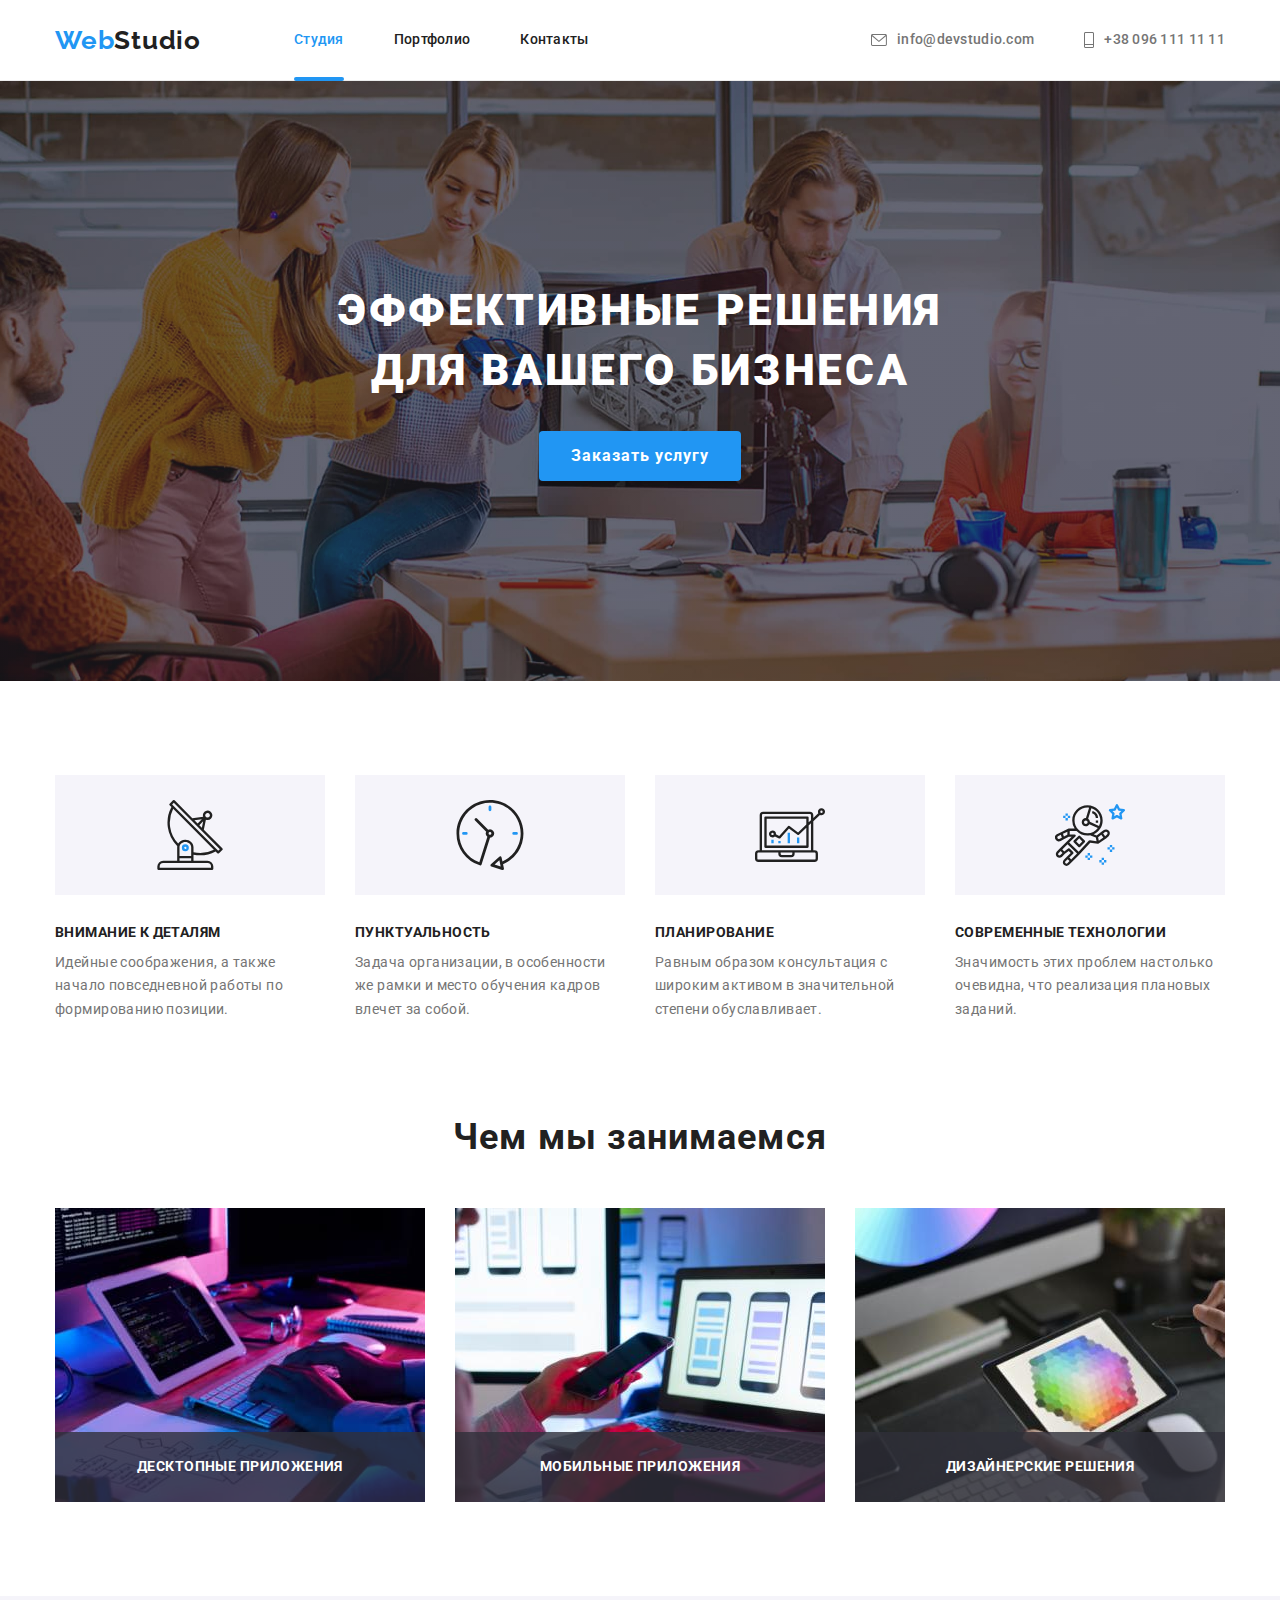
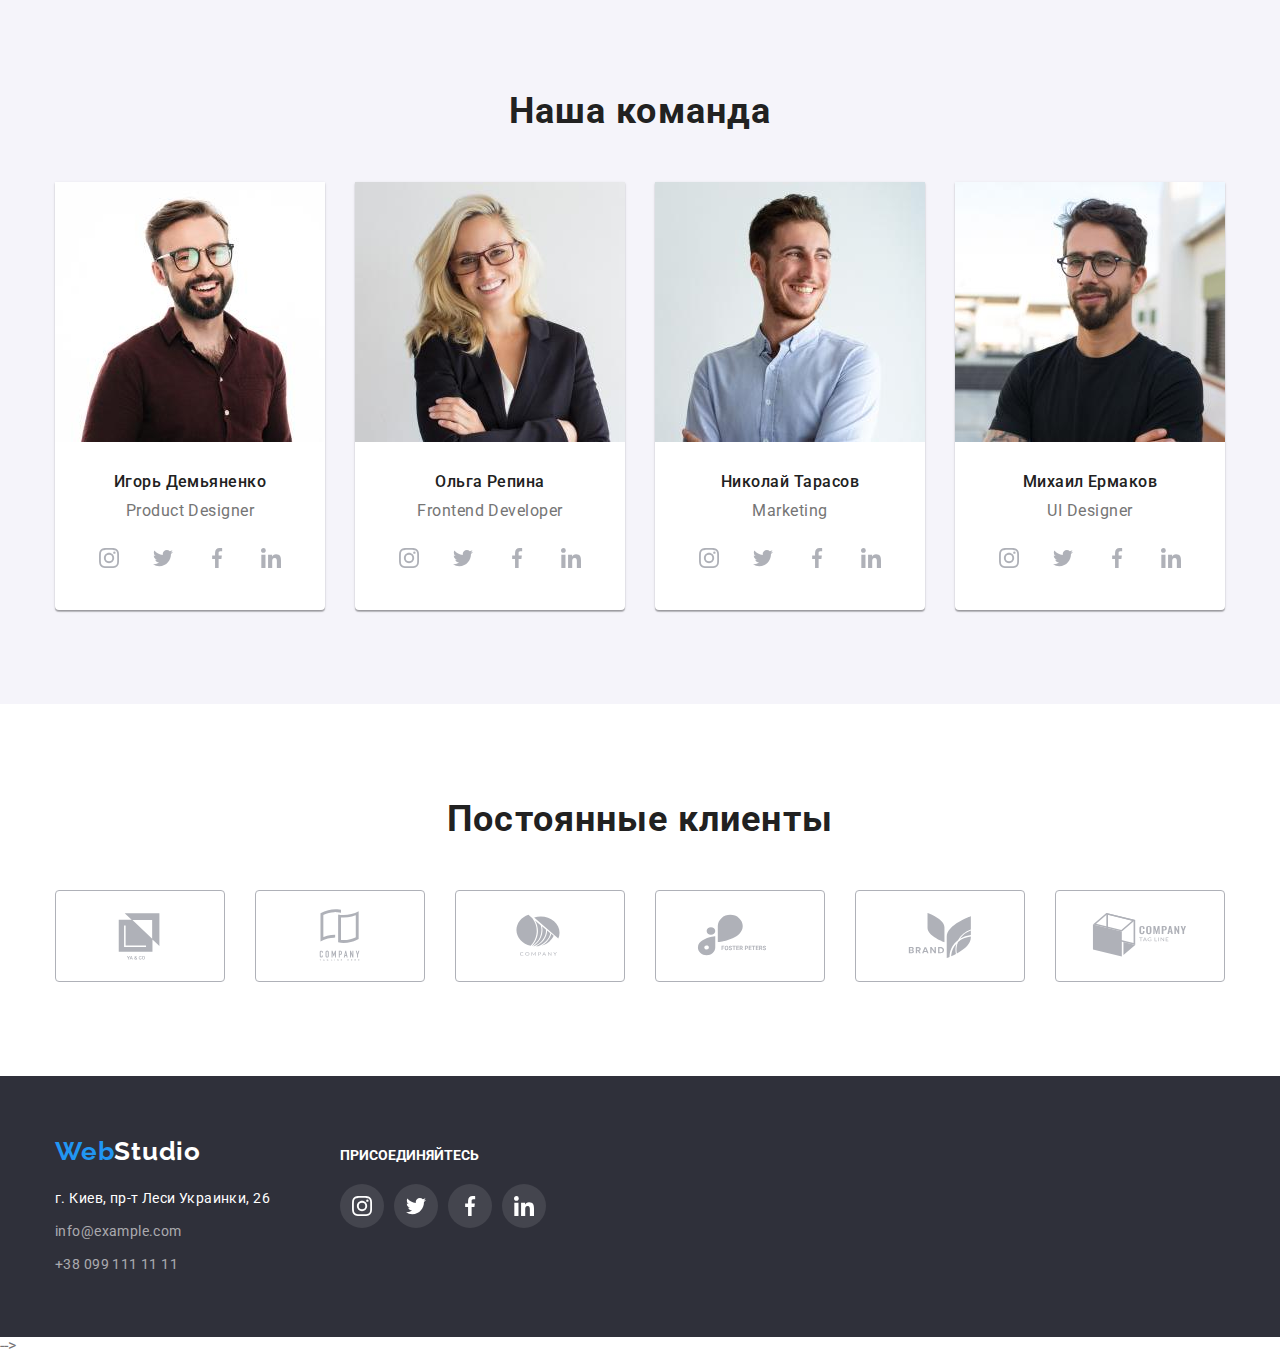
<file: index.html>
<!DOCTYPE html>
<html lang="ru">
<head>
    <meta charset="UTF-8">
    <meta http-equiv="X-UA-Compatible" content="IE=edge">
    <meta name="viewport" content="width=device-width, initial-scale=1.0">
    <title>WebStudio</title>
    <link rel="preconnect" href="https://fonts.googleapis.com">
    <link rel="preconnect" href="https://fonts.gstatic.com" crossorigin>
    <link href="https://fonts.googleapis.com/css2?family=Raleway:wght@700&family=Roboto:wght@400;500;700;900&display=swap"
        rel="stylesheet">
    <link rel="stylesheet" href="https://cdnjs.cloudflare.com/ajax/libs/modern-normalize/1.1.0/modern-normalize.min.css">
    <link rel="stylesheet" href="./css/style.css">
</head>
<body>
<header class="header">
    <div class="container main-nav">
        <nav class="header-navigation">
            <a class="header-logo link" href="index.html">Web<span class="header-logo-two">Studio</a>
                <ul class="list nav-list">
                    <li class="nav-item">
                        <a class="link nav-link current" href="index.html">Студия</a>
                    </li>
                    <li class="nav-item">
                        <a class="link nav-link" href="portfolio.html">Портфолио</a>
                    </li>
                    <li class="nav-item">
                        <a class="link nav-link" href="">Контакты</a>
                    </li>
                </ul>
        </nav>
        <ul class="list contacts-list">
            <li class="contacts-item">
                <a class="link contacts-link" href="mailto:info@devstudio.com">
                    <svg class="contacts-icon-mail">
                        <use href="./images/icons.svg#icon-contacts-mail"></use>
                    </svg>info@devstudio.com</a></li>
            <li class="contacts-item">
                <a class="link contacts-link" href="tel:+380961111111">
                    <svg class="contacts-icon-tel">
                        <use href="./images/icons.svg#icon-contacts-tel"></use>
                    </svg>+38 096 111 11 11</a></li>
        </ul>
    </div>
</header>

<main>
<section class="hero hero-background">
    <div class="container">
        <h1 class="hero-title">Эффективные решения для вашего бизнеса</h1>
        <button class="hero-btn" type="button" data-modal-open>Заказать услугу</button>
    </div>
</section>
<section class="section advantage-section">
    <div class="container">
   
        <ul class="list advantage-list">
            <li class="advantage-item">
                <div class="advantage-item-icon">
                    <svg class="advantage-icon">
                        <use href="./images/icons.svg#icon-advantage-img1"></use>
                    </svg>
                </div>
                <h3 class="advantage-title">Внимание к деталям</h3>
                <p class="advantage-text">Идейные соображения, а также начало повседневной работы по формированию позиции.</p>
            </li>
            <li class="advantage-item">
                <div class="advantage-item-icon">
                    <svg class="advantage-icon">
                        <use href="./images/icons.svg#icon-advantage-img2"></use>
                    </svg>
                </div>
                <h3 class="advantage-title">Пунктуальность</h3>
                <p class="advantage-text">Задача организации, в особенности же рамки и место обучения кадров влечет за собой.</p>
            </li>
            <li class="advantage-item">
                <div class="advantage-item-icon">
                    <svg class="advantage-icon">
                        <use href="./images/icons.svg#icon-advantage-img3"></use>
                    </svg>
                </div>
                <h3 class="advantage-title">Планирование</h3>
                <p class="advantage-text">Равным образом консультация с широким активом в значительной степени обуславливает.</p>
            </li>
            <li class="advantage-item">
                <div class="advantage-item-icon">
                    <svg class="advantage-icon">
                        <use href="./images/icons.svg#icon-advantage-img4"></use>
                    </svg>
                </div>
                <h3 class="advantage-title">Современные технологии</h3>
                <p class="advantage-text">Значимость этих проблем настолько очевидна, что реализация плановых заданий.</p>
            </li>
        </ul>
    </div>
</section>
<section class="section">
    <div class="container">
        <h2 class="section-title">Чем мы занимаемся</h2>
        <ul class="list doing-list">
            <li class="doing-item">
                <img class="doing-img" src="./images/what-are-we-doing-img1.jpg" alt="Разработка для десктопных устройств" width="370" height="294">
                <div class="doing-description">
                    <p class="doing-description-text">Десктопные приложения</p>
                </div>
            </li>
            <li class="doing-item">
                <img class="doing-img" src="./images/what-are-we-doing-img2.jpg" alt="Разработка для мобильных устройств" width="370" height="294">
                <div class="doing-description">
                    <p class="doing-description-text">Мобильные приложения</p>
                </div>
            </li>
            <li class="doing-item">
                <img class="doing-img" src="./images/what-are-we-doing-img3.jpg" alt="Разработка для лептопных устройств" width="370" height="294">
                <div class="doing-description">
                    <p class="doing-description-text">Дизайнерские решения</p>
                </div>
            </li>
        </ul>
    </div>
</section>
<section class="section team">
    <div class="container">
        <h2 class="section-title">Наша команда</h2>
        <ul class="list team-list">
            <li class="team-item">
                <img class="team-img" src="./images/our-team-img1.jpg" alt="Фото Игорь Демьяненко" width="270" height="260">
                <div class="team-title-text">
                    <h3 class="team-title">Игорь Демьяненко</h3>
                    <p class="team-text" lang="en">Product Designer</p>
                    <ul class="team-list-social">
                        <li class="team-item-social">
                            <a href="" class="team-link-social">
                                <svg class="team-social-logo">
                                    <use href="./images/icons.svg#icon-social-instagram"></use>
                                </svg>
                            </a>
                        </li>
                        <li class="team-item-social">
                            <a href="" class="team-link-social">
                                <svg class="team-social-logo">
                                    <use href="./images/icons.svg#icon-social-twitter"></use>
                                </svg>
                            </a>
                        </li>
                        <li class="team-item-social">
                            <a href="" class="team-link-social">
                                <svg class="team-social-logo">
                                    <use href="./images/icons.svg#icon-social-facebook"></use>
                                </svg>
                            </a>
                        </li>
                        <li class="team-item-social">
                            <a href="" class="team-link-social">
                                <svg class="team-social-logo">
                                    <use href="./images/icons.svg#icon-social-linkedin"></use>
                                </svg>
                            </a>
                        </li>
                    </ul>
                </div>
            </li>
            <li class="team-item">
                <img class="team-img" src="./images/our-team-img2.jpg" alt="Фото Ольга Репина" width="270" height="260">
                <div class="team-title-text">
                    <h3 class="team-title">Ольга Репина</h3>
                    <p class="team-text" lang="en">Frontend Developer</p>
                    <ul class="team-list-social">
                        <li class="team-item-social">
                            <a href="" class="team-link-social">
                                <svg class="team-social-logo">
                                    <use href="./images/icons.svg#icon-social-instagram"></use>
                                </svg>
                            </a>
                        </li>
                        <li class="team-item-social">
                            <a href="" class="team-link-social">
                                <svg class="team-social-logo">
                                    <use href="./images/icons.svg#icon-social-twitter"></use>
                                </svg>
                            </a>
                        </li>
                        <li class="team-item-social">
                            <a href="" class="team-link-social">
                                <svg class="team-social-logo">
                                    <use href="./images/icons.svg#icon-social-facebook"></use>
                                </svg>
                            </a>
                        </li>
                        <li class="team-item-social">
                            <a href="" class="team-link-social">
                                <svg class="team-social-logo">
                                    <use href="./images/icons.svg#icon-social-linkedin"></use>
                                </svg>
                            </a>
                        </li>
                    </ul>
                </div>
            </li>
            <li class="team-item">
                <img class="team-img" src="./images/our-team-img3.jpg" alt="Фото Николай Тарасов" width="270" height="260">
                <div class="team-title-text">
                    <h3 class="team-title">Николай Тарасов</h3>
                    <p class="team-text" lang="en">Marketing</p>
                    <ul class="team-list-social">
                        <li class="team-item-social">
                            <a href="" class="team-link-social">
                                <svg class="team-social-logo">
                                    <use href="./images/icons.svg#icon-social-instagram"></use>
                                </svg>
                            </a>
                        </li>
                        <li class="team-item-social">
                            <a href="" class="team-link-social">
                                <svg class="team-social-logo">
                                    <use href="./images/icons.svg#icon-social-twitter"></use>
                                </svg>
                            </a>
                        </li>
                        <li class="team-item-social">
                            <a href="" class="team-link-social">
                                <svg class="team-social-logo">
                                    <use href="./images/icons.svg#icon-social-facebook"></use>
                                </svg>
                            </a>
                        </li>
                        <li class="team-item-social">
                            <a href="" class="team-link-social">
                                <svg class="team-social-logo">
                                    <use href="./images/icons.svg#icon-social-linkedin"></use>
                                </svg>
                            </a>
                        </li>
                    </ul>
                </div>
            </li>
            <li class="team-item">
                <img class="team-img" src="./images/our-team-img4.jpg" alt="Фото Михаил Ермаков" width="270" height="260">
                <div class="team-title-text">
                    <h3 class="team-title">Михаил Ермаков</h3>
                    <p class="team-text" lang="en">UI Designer</p>
                    <ul class="team-list-social">
                        <li class="team-item-social">
                            <a href="" class="team-link-social">
                                <svg class="team-social-logo">
                                    <use href="./images/icons.svg#icon-social-instagram"></use>
                                </svg>
                            </a>
                        </li>
                        <li class="team-item-social">
                            <a href="" class="team-link-social">
                                <svg class="team-social-logo">
                                    <use href="./images/icons.svg#icon-social-twitter"></use>
                                </svg>
                            </a>
                        </li>
                        <li class="team-item-social">
                            <a href="" class="team-link-social">
                                <svg class="team-social-logo">
                                    <use href="./images/icons.svg#icon-social-facebook"></use>
                                </svg>
                            </a>
                        </li>
                        <li class="team-item-social">
                            <a href="" class="team-link-social">
                                <svg class="team-social-logo">
                                    <use href="./images/icons.svg#icon-social-linkedin"></use>
                                </svg>
                            </a>
                        </li>
                    </ul>
                </div>
            </li>
        </ul>
    </div>
</section>
<section class="section clients">
    <div class="container">
        <h2 class="section-title">Постоянные клиенты</h2>
        <ul class="clients-list">
            <li class="clients-item">
                <a href="" class="clients-link">
                    <svg class="clients-logo">
                        <use href="./images/icons.svg#icon-clients-logo1"></use>
                    </svg>
                </a>
            </li>
            <li class="clients-item">
                <a href="" class="clients-link">
                    <svg class="clients-logo">
                        <use href="./images/icons.svg#icon-clients-logo2"></use>
                    </svg>
                </a>
            </li>
            <li class="clients-item">
                <a href="" class="clients-link">
                    <svg class="clients-logo">
                        <use href="./images/icons.svg#icon-clients-logo3"></use>
                    </svg>
                </a>
            </li>
            <li class="clients-item">
                <a href="" class="clients-link">
                    <svg class="clients-logo">
                        <use href="./images/icons.svg#icon-clients-logo4"></use>
                    </svg>
                </a>
            </li>
            <li class="clients-item">
                <a href="" class="clients-link">
                    <svg class="clients-logo">
                        <use href="./images/icons.svg#icon-clients-logo5"></use>
                    </svg>
                </a>
            </li>
            <li class="clients-item">
                <a href="" class="clients-link">
                    <svg class="clients-logo">
                        <use href="./images/icons.svg#icon-clients-logo6"></use>
                    </svg>
                </a>
            </li>
        </ul>
    </div>
</section>
</main>
<footer class="footer">
    <div class="container logo-address-social">
        <div>
            <a class="link footer-logo" href="index.html">Web<span class="footer-logo-two">Studio</span></a>
            <address class="address">
                <ul class="list footer-list">
                    <li class="footer-item">
                        <a class="link footer-link footer-address" href="https://goo.gl/maps/5prfQH1JwphvAtdC9">г. Киев,
                            пр-т Леси Украинки, 26</a>
                    </li>
                    <li class="footer-item">
                        <a class="link footer-link" href="mailto:info@example.com">info@example.com</a>
                    </li>
                    <li class="footer-item">
                        <a class="link footer-link" href="tel:+380991111111">+38 099 111 11 11</a>
                    </li>
                </ul>
            </address>
        </div>
        <div class="footer-social">
            <h2 class="footer-social-title">присоединяйтесь</h2>
            <ul class="footer-social-list">
                <li class="footer-social-item">
                    <a href="" class="footer-social-link">
                        <svg class="footer-social-logo">
                            <use href="./images/icons.svg#icon-social-instagram"></use>
                        </svg>
                    </a>
                </li>
                <li class="footer-social-item">
                    <a href="" class="footer-social-link">
                        <svg class="footer-social-logo">
                            <use href="./images/icons.svg#icon-social-twitter"></use>
                        </svg>
                    </a>
                </li>
                <li class="footer-social-item">
                    <a href="" class="footer-social-link">
                        <svg class="footer-social-logo">
                            <use href="./images/icons.svg#icon-social-facebook"></use>
                        </svg>
                    </a>
                </li>
                <li class="footer-social-item">
                    <a href="" class="footer-social-link">
                        <svg class="footer-social-logo">
                            <use href="./images/icons.svg#icon-social-linkedin"></use>
                        </svg>
                    </a>
                </li>
            </ul>
        </div>
    </div>
</footer>
 <div class="backdrop is-hidden" data-modal>
    <div class="modal">
        <button type="button" class="modal-button-close" data-modal-close>
            <svg width="18" height="18">
                <use href="./images/icons.svg#icon-modal-close"></use>
            </svg>
        </button>
    </div>
</div>-->

<script src="./js/modal.js"></script>
</body>
</html>
</file>
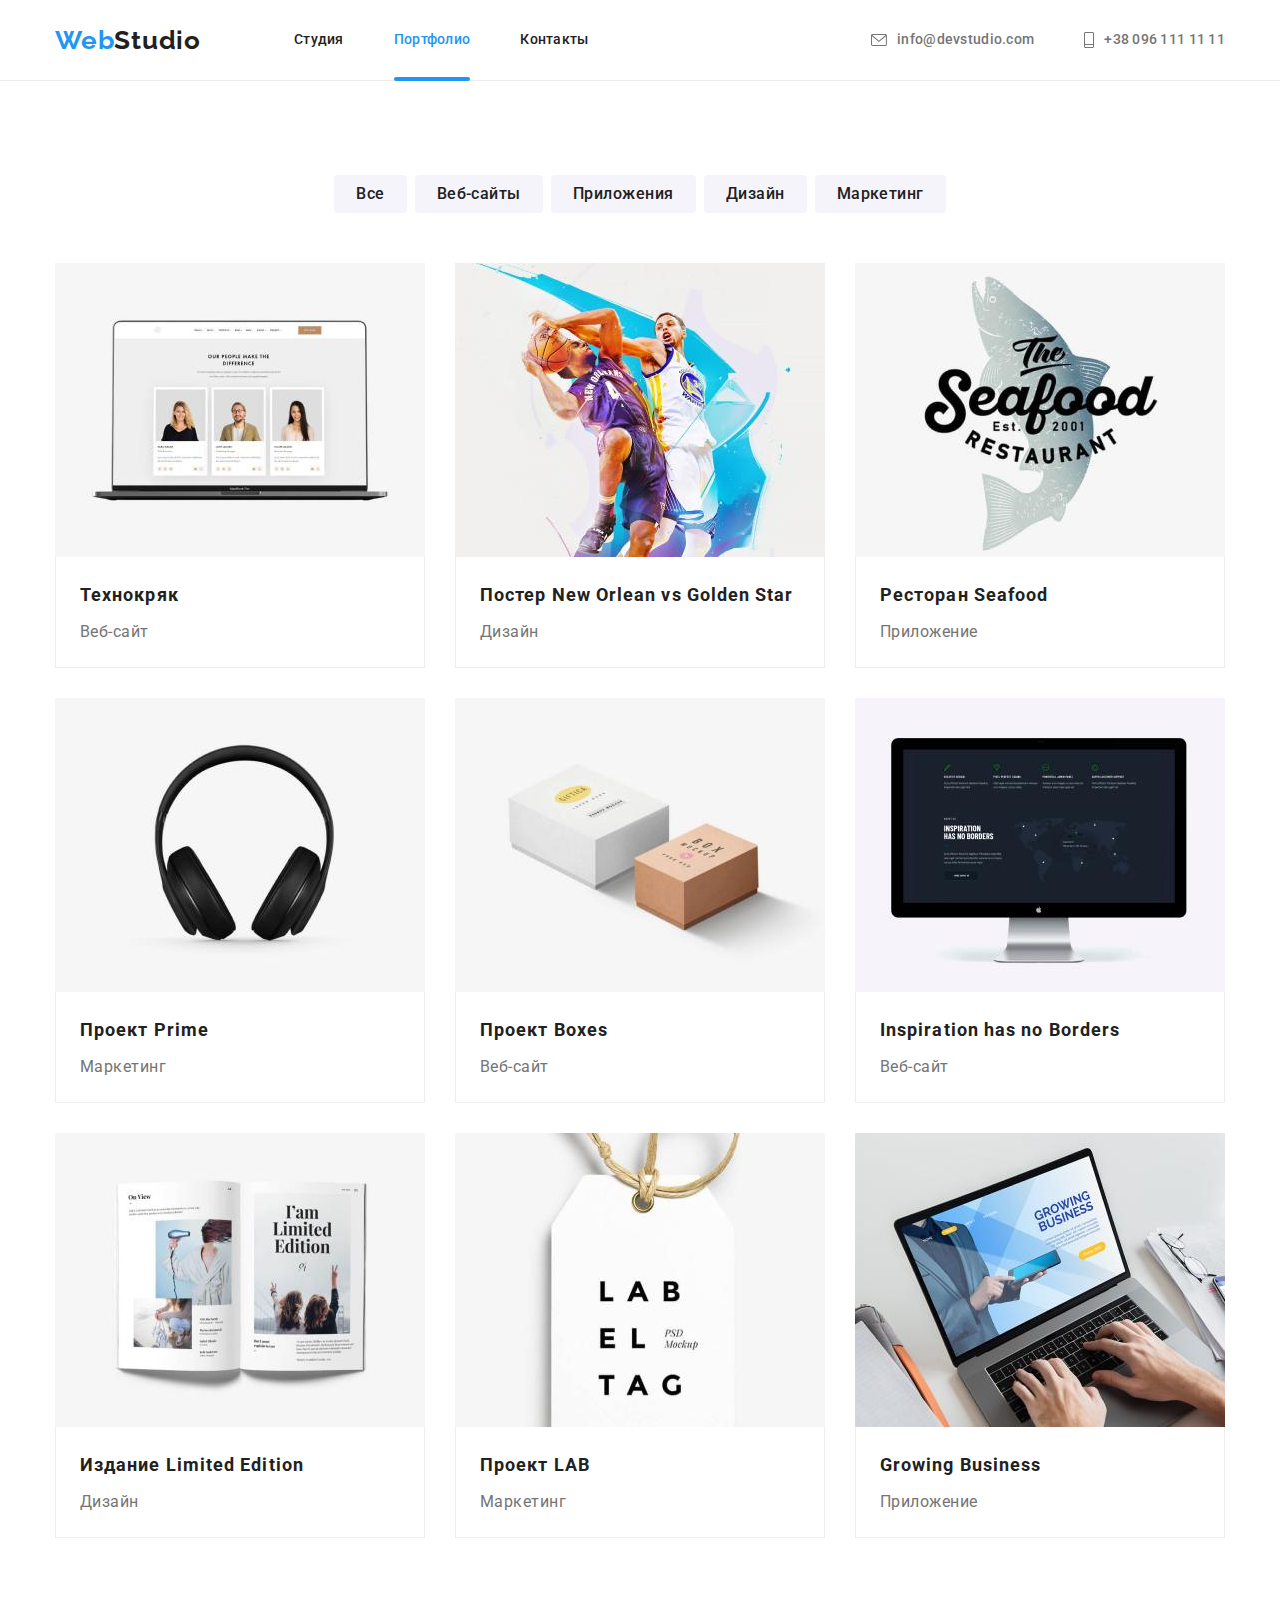
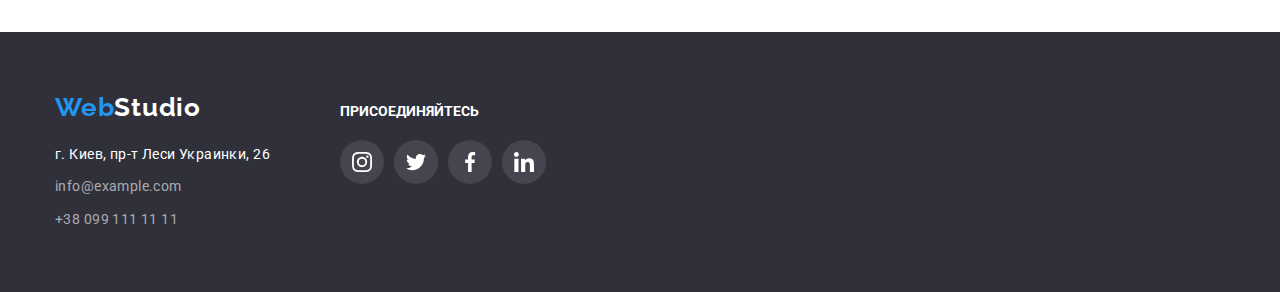
<file: portfolio.html>
<!DOCTYPE html>
<html lang="en">
<head>
    <meta charset="UTF-8">
    <meta http-equiv="X-UA-Compatible" content="IE=edge">
    <meta name="viewport" content="width=device-width, initial-scale=1.0">
    <title>Portfolio</title>
    <link rel="preconnect" href="https://fonts.googleapis.com">
    <link rel="preconnect" href="https://fonts.gstatic.com" crossorigin>
    <link href="https://fonts.googleapis.com/css2?family=Raleway:wght@700&family=Roboto:wght@400;500;700;900&display=swap"
        rel="stylesheet">
    <link rel="stylesheet" href="https://cdnjs.cloudflare.com/ajax/libs/modern-normalize/1.1.0/modern-normalize.min.css">
    <link rel="stylesheet" href="./css/style.css">
</head>
<body>
<header class="header">
    <div class="container main-nav">
        <nav class="header-navigation">
            <a class="header-logo link" href="index.html">Web<span class="header-logo-two">Studio</a>
            <ul class="list nav-list">
                <li class="nav-item"><a class="link nav-link" href="index.html">Студия</a></li>
                <li class="nav-item"><a class="link nav-link current" href="portfolio.html">Портфолио</a></li>
                <li class="nav-item"><a class="link nav-link" href="">Контакты</a></li>
            </ul>
        </nav>
        <ul class="list contacts-list">
            <li class="contacts-item">
                <a class="link contacts-link" href="mailto:info@devstudio.com"><svg class="contacts-icon-mail">
                        <use href="./images/icons.svg#icon-contacts-mail"></use>
                    </svg>info@devstudio.com</a>
            </li>
            <li class="contacts-item">
                <a class="link contacts-link" href="tel:+380961111111"><svg class="contacts-icon-tel">
                        <use href="./images/icons.svg#icon-contacts-tel"></use>
                    </svg>+38 096 111 11 11</a>
            </li>
        </ul>
    </div>
</header>
<main>
<section class="section">
    <div class="container">
    <ul class="portfolio-nav list">
        <li class="portfolio-item">
            <button class="portfolio-btn" type="button">Все</button>
        </li>
        <li class="portfolio-item">
            <button class="portfolio-btn" type="button">Веб-сайты</button>
        </li>
        <li class="portfolio-item">
            <button class="portfolio-btn" type="button">Приложения</button>
        </li>
        <li class="portfolio-item">
            <button class="portfolio-btn" type="button">Дизайн</button>
        </li>
        <li class="portfolio-item">
            <button class="portfolio-btn" type="button">Маркетинг</button>
        </li>
    </ul>
    <ul class="portfolio-list list">
        <li class="portfolio-list-item">
            <a class="portfolio-link" href="">
                <div class="portfolio-img-description">
                    <img class="portfolio-img" src="./images/portfolio/portfolio-img1.jpg" alt="Веб-сайт Технокряк" width="370" height="294">
                    <p class="portfolio-description">Технокряк это современная площадка распространения коронавируса. Компании используют эту платформу для цифрового
                    шпионажа и атак на защищённые сервера конкурентов.</p>
                </div>
                <div class="portfolio-title-item">
                    <h2 class="portfolio-title">Технокряк</h2>
                    <p class="portfolio-text">Веб-сайт</p>
                </div>
            </a>
        </li>
        <li class="portfolio-list-item">
            <a class="portfolio-link" href="">
                <div class="portfolio-img-description">
                    <img class="portfolio-img" src="./images/portfolio/portfolio-img2.jpg" alt="Дизайн Постер New Orlean vs Golden Star" width="370" height="294">
                    <p class="portfolio-description">Постер New Orlean vs Golden Star</p>
                </div>
                <div class="portfolio-title-item">
                    <h2 class="portfolio-title">Постер New Orlean vs Golden Star</h2>
                    <p class="portfolio-text">Дизайн</p>
                </div>
            </a>
        </li>
        <li class="portfolio-list-item">
            <a class="portfolio-link" href="">
                <div class="portfolio-img-description">
                    <img class="portfolio-img" src="./images/portfolio/portfolio-img3.jpg" alt="Приложение Ресторан Seafood" width="370" height="294">
                    <p class="portfolio-description">Ресторан Seafood</p>
                </div>
            <div class="portfolio-title-item">
            <h2 class="portfolio-title">Ресторан Seafood</h2>
            <p class="portfolio-text">Приложение</p>
        </div>
        </a>
        </li>
        <li class="portfolio-list-item">
            <a class="portfolio-link" href="">
                <div class="portfolio-img-description">
                    <img class="portfolio-img" src="./images/portfolio/portfolio-img4.jpg" alt="Маркетинг Проект Prime" width="370" height="294">
                    <p class="portfolio-description">Проект Prime</p>
                </div>
            <div class="portfolio-title-item">
            <h2 class="portfolio-title">Проект Prime</h2>
            <p class="portfolio-text">Маркетинг</p>
        </div>
        </a>
        </li>
        <li class="portfolio-list-item">
            <a class="portfolio-link" href="">
                <div class="portfolio-img-description">
                    <img class="portfolio-img" src="./images/portfolio/portfolio-img5.jpg" alt="Веб-сайт Проект Boxes" width="370" height="294">
                    <p class="portfolio-description">Проект Boxes</p>
                </div>
            <div class="portfolio-title-item">
            <h2 class="portfolio-title">Проект Boxes</h2>
            <p class="portfolio-text">Веб-сайт</p>
        </div>
        </a>
        </li>
        <li class="portfolio-list-item">
            <a class="portfolio-link" href="">
                <div class="portfolio-img-description">
                    <img class="portfolio-img" src="./images/portfolio/portfolio-img6.jpg" alt="Веб-сайт Inspiration has no Borders" width="370" height="294">
                    <p class="portfolio-description">Inspiration has no Borders</p>
                </div>
            <div class="portfolio-title-item">
            <h2 class="portfolio-title">Inspiration has no Borders</h2>
            <p class="portfolio-text">Веб-сайт</p>
        </div>
        </a>
        </li>
        <li class="portfolio-list-item">
            <a class="portfolio-link" href="">
                <div class="portfolio-img-description">
                    <img class="portfolio-img" src="./images/portfolio/portfolio-img7.jpg" alt="Дизайн Издание Limited Edition" width="370" height="294">
                    <p class="portfolio-description">Издание Limited Edition</p>
                </div>
            <div class="portfolio-title-item">
            <h2 class="portfolio-title">Издание Limited Edition</h2>
            <p class="portfolio-text">Дизайн</p>
        </div>
        </a>
        </li>
        <li class="portfolio-list-item">
            <a class="portfolio-link" href="">
                <div class="portfolio-img-description">
                    <img class="portfolio-img" src="./images/portfolio/portfolio-img8.jpg" alt="Маркетинг Проект LAB" width="370" height="294">
                    <p class="portfolio-description">Проект LAB</p>
                </div>
            <div class="portfolio-title-item">
            <h2 class="portfolio-title">Проект LAB</h2>
            <p class="portfolio-text">Маркетинг</p>
        </div>
        </a>
        </li>
        <li class="portfolio-list-item">
            <a class="portfolio-link" href="">
                <div class="portfolio-img-description">
                    <img class="portfolio-img" src="./images/portfolio/portfolio-img9.jpg" alt="Приложение Growing Business" width="370" height="294">
                    <p class="portfolio-description">Growing Business</p>
                </div>
            <div class="portfolio-title-item">
            <h2 class="portfolio-title">Growing Business</h2>
            <p class="portfolio-text">Приложение</p>
        </div>
        </a>
        </li>
    </ul>
    </div>
</section>
</main>
<footer class="footer">
    <div class="container logo-address-social">
        <div>
            <a class="link footer-logo" href="index.html">Web<span class="footer-logo-two">Studio</span></a>
            <address class="address">
                <ul class="list footer-list">
                    <li class="footer-item">
                        <a class="link footer-link footer-address" href="https://goo.gl/maps/5prfQH1JwphvAtdC9">г. Киев,
                            пр-т Леси Украинки, 26</a>
                    </li>
                    <li class="footer-item">
                        <a class="link footer-link" href="mailto:info@example.com">info@example.com</a>
                    </li>
                    <li class="footer-item">
                        <a class="link footer-link" href="tel:+380991111111">+38 099 111 11 11</a>
                    </li>
                </ul>
            </address>
        </div>
        <div class="footer-social">
            <h2 class="footer-social-title">присоединяйтесь</h2>
            <ul class="footer-social-list">
                <li class="footer-social-item">
                    <a href="" class="footer-social-link">
                        <svg class="footer-social-logo">
                            <use href="./images/icons.svg#icon-social-instagram"></use>
                        </svg>
                    </a>
                </li>
                <li class="footer-social-item">
                    <a href="" class="footer-social-link">
                        <svg class="footer-social-logo">
                            <use href="./images/icons.svg#icon-social-twitter"></use>
                        </svg>
                    </a>
                </li>
                <li class="footer-social-item">
                    <a href="" class="footer-social-link">
                        <svg class="footer-social-logo">
                            <use href="./images/icons.svg#icon-social-facebook"></use>
                        </svg>
                    </a>
                </li>
                <li class="footer-social-item">
                    <a href="" class="footer-social-link">
                        <svg class="footer-social-logo">
                            <use href="./images/icons.svg#icon-social-linkedin"></use>
                        </svg>
                    </a>
                </li>
            </ul>
        </div>
    </div>
</footer>
</body>
</file>
<file: css/style.css>
:root {
  --color-text: #757575;
  --color-headline: #212121;
  --color-accent: #2196f3;
  --color-head: #ffffff;
  --color-main: #ffffff;
  --color-alternate: #f5f4fa;
  --color-hero-footer: #2f303a;
  --color-icon: #afb1b8;
}

body {
  background-color: var(--color-main);
  color: var(--color-text);
  font-family: Roboto, sans-serif;
}

a {
  text-decoration: none;
}

h1,
h2,
h3,
p,
ul {
  margin: 0;
}

ul {
  padding: 0;
  list-style: none;
}


.header {
  border-bottom: 1px solid #ececec;
  background-color: var(--color-main);
}

.container {
  width: 1200px;
  padding-right: 15px;
  padding-left: 15px;
  margin-right: auto;
  margin-left: auto;
}

.main-nav {
  display: flex;
  align-items: center;
}

.header-navigation {
  display: flex;
  align-items: center;
}

.header-logo {
  margin-right: 93px;
  font-family: Raleway, sans-serif;
  font-weight: 700;
  font-size: 26px;
  line-height: 1.19;
  letter-spacing: 0.03em;
  color: var(--color-accent);
}

.header-logo-two {
  color: var(--color-headline);
}

.nav-list {
  display: flex;
}

.nav-item:not(:last-child) {
  margin-right: 50px;
}

.nav-link {
  display: block;
  padding-top: 32px;
  padding-bottom: 32px;
  font-weight: 500;
  font-size: 14px;
  line-height: 1.14;
  letter-spacing: 0.02em;
  color: var(--color-headline);
  position: relative;
  transition-property: color;
  transition-duration: 250ms;
  transition-timing-function: cubic-bezier(0.4, 0, 0.2, 1);
}

.nav-link:hover,
.nav-link:focus {
  color: var(--color-accent);
}

.nav-link.current::after {
  content: "";
  width: 100%;
  height: 4px;
  background-color: var(--color-accent);
  position: absolute;
  bottom: -1%;
  display: block;
  border-radius: 2px;
}

.nav-link.current,
.contacts-link.current {
  color: var(--color-accent);
}

.contacts-list {
  display: flex;
  align-items: center;
  margin-left: auto;
}

.contacts-item:not(:last-child) {
  margin-right: 50px;
}

.contacts-link {
  display: flex;
  justify-content: center;
  align-items: center;
  padding-top: 32px;
  padding-bottom: 32px;
  font-weight: 500;
  font-size: 14px;
  line-height: 1.14;
  letter-spacing: 0.02em;
  color: var(--color-text);
  transition-property: color;
  transition-duration: 250ms;
  transition-timing-function: cubic-bezier(0.4, 0, 0.2, 1);
}

.contacts-link:hover,
.contacts-link:focus {
  color: var(--color-accent);
}

.contacts-icon-mail {
  width: 16px;
  height: 12px;
  margin-right: 10px;
  fill: currentColor;
}

.contacts-icon-tel {
  width: 10px;
  height: 16px;
  margin-right: 10px;
  fill: currentColor;
}

.section {
  padding-top: 94px;
  padding-bottom: 94px;
}

.hero {
  text-align: center;
  background: var(--color-hero-footer);
  padding-top: 200px;
  padding-bottom: 200px;
}

.hero-background {
  background: linear-gradient(rgba(47, 48, 58, 0.4), rgba(47, 48, 58, 0.4)),
    url(../images/hero-background.jpg);
  background-size: cover;
  background-repeat: no-repeat;
  background-position: center;
  max-width: 1600px;
  margin: 0 auto;
}

.hero-title {
  margin-top: 0;
  margin-bottom: 30px;
  margin-left: auto;
  margin-right: auto;
  width: 696px;
  font-weight: 900;
  font-size: 44px;
  line-height: 1.36;
  text-align: center;
  letter-spacing: 0.06em;
  text-transform: uppercase;
  color: var(--color-main);
}

.hero-btn {
  border-radius: 4px;
  border-width: 0;
  padding: 10px 32px;
  display: inline-block;
  font-family: inherit;
  font-weight: 700;
  font-size: 16px;
  line-height: 1.88;
  align-items: center;
  letter-spacing: 0.06em;
  color: var(--color-main);
  background: #2196f3;
  border-radius: 4px;
  text-align: center;
  box-shadow: 0px 4px 4px rgba(0, 0, 0, 0.15);
  transition-property: background-color;
  transition-duration: 250ms;
  transition-timing-function: cubic-bezier(0.4, 0, 0.2, 1);
}

.hero-btn:hover {
  cursor: pointer;
  color: var(--color-main);
  background: #188CE8;
}


.advantage-section {
  padding-bottom: 0;
}

.section-title {
  font-weight: 700;
  font-size: 36px;
  line-height: 1.17;
  text-align: center;
  letter-spacing: 0.03em;
  color: var(--color-headline);
  margin-bottom: 50px;
}

.advantage-list {
  display: flex;
}

.advantage-item {
  width: calc((100% - 90px) / 4);
  margin-right: 30px;
}

.advantage-item:last-child {
  margin-right: 0;
}

.advantage-item-icon {
  display: flex;
  justify-content: center;
  align-items: center;
  background-color: #f5f4fa;

  height: 120px;
  margin-bottom: 30px;
}
.advantage-icon {
  width: 70px;
  height: 70px;
}

.advantage-title {
  font-weight: 700;
  font-size: 14px;
  line-height: 1.14;
  letter-spacing: 0.03em;
  text-transform: uppercase;
  margin-bottom: 10px;
  color: var(--color-headline);
}

.advantage-text {
  font-size: 14px;
  line-height: 1.7;
  letter-spacing: 0.03em;
  color: var(--color-text);
}


.doing-list {
  display: flex;
  align-items: center;
}

.doing-list {
  display: flex;
}

.doing-item {
  position: relative;
}

.doing-item:not(:last-child) {
  margin-right: 30px;
}

.doing-img {
  display: block;
  max-width: 100%;
  height: auto;
}

.doing-description {
  position: absolute;
  bottom: 0;
  display: flex;
  justify-content: center;
  align-items: center;
  width: 100%;
  height: 70px;
  background-color: rgba(47, 48, 58, 0.8);
}

.doing-description-text {
  font-weight: 700;
  font-size: 14px;
  line-height: 1.14;
  letter-spacing: 0.03em;
  text-transform: uppercase;
  color: var(--color-head);
}

.team {
  background: var(--color-alternate);
}

.team-list {
  display: flex;
}

.team-item {
  background: var(--color-head);
  box-shadow: 0px 1px 3px rgba(0, 0, 0, 0.12), 0px 1px 1px rgba(0, 0, 0, 0.14),
    0px 2px 1px rgba(0, 0, 0, 0.2);
  border-radius: 0px 0px 4px 4px;
}

.team-item:not(:last-child) {
  margin-right: 30px;
}

.team-img {
  display: block;
}

.team-title-text {
  padding-top: 30px;
  padding-bottom: 30px;
}

.team-title {
  margin-bottom: 10px;
  font-weight: 500;
  font-size: 16px;
  line-height: 1.19;
  text-align: center;
  letter-spacing: 0.03em;
  color: var(--color-headline);
}

.team-text {
  margin-bottom: 16px;
  font-size: 16px;
  line-height: 1.19;
  text-align: center;
  letter-spacing: 0.03em;
  color: var(--color-text);
}

.team-list-social {
  display: flex;
  justify-content: center;
}

.team-item-social {
  width: 44px;
  height: 44px;
}

.team-item-social + .team-item-social {
  margin-left: 10px;
}

.team-link-social {
  width: 100%;
  height: 100%;
  display: flex;
  align-items: center;
  justify-content: center;
  border-radius: 50%;
  color: var(--color-icon);
  transition-property: color, background-color;
  transition-duration: 250ms;
  transition-timing-function: cubic-bezier(0.4, 0, 0.2, 1);
}

.team-link-social:focus,
.team-link-social:hover {
  background-color: var(--color-accent);
  color: var(--color-head);
}

.team-social-logo {
  width: 20px;
  height: 20px;
  fill: currentColor;
}
.clients-list {
  display: flex;
}

.clients-item {
  width: 170px;
  height: 92px;
}

.clients-item + .clients-item {
  margin-left: 30px;
}

.clients-link {
  display: flex;
  fill: var(--color-icon);
  border: 1px solid var(--color-icon);
  border-radius: 4px;
  align-items: center;
  justify-content: center;
  width: 100%;
  height: 100%;
  transition-property: fill, border-color;
  transition-duration: 250ms;
  transition-timing-function: cubic-bezier(0.4, 0, 0.2, 1);
}

.clients-link:hover,
.clients-link:focus {
  border-color: var(--color-accent);
  fill: var(--color-accent);
}

.clients-logo {
  height: 60px;
  width: 106px;
}

.footer {
  padding-top: 60px;
  padding-bottom: 60px;
  background: var(--color-hero-footer);
}

.logo-address-social {
  display: flex;
  align-items: baseline;
}

.footer-logo {
  font-family: Raleway, sans-serif;
  font-weight: 700;
  font-size: 26px;
  line-height: 1.19;
  letter-spacing: 0.03em;
  color: var(--color-accent);
}

.footer-logo-two {
  color: var(--color-main);
}

.address {
  margin-top: 20px;
}

.footer-item:not(:last-child) {
  margin-bottom: 9px;
}

.footer-link {
  font-style: normal;
  font-size: 14px;
  line-height: 1.7;
  letter-spacing: 0.03em;
  color: rgba(255, 255, 255, 0.6);
}

.footer-address {
  font-weight: normal;
  color: var(--color-main);
  transition-property: color;
  transition-duration: 250ms;
  transition-timing-function: cubic-bezier(0.4, 0, 0.2, 1);
}

.footer-link:hover,
.footer-link:focus {
  color: var(--color-accent);
}

.footer-social {
  margin-left: 70px;
}

.footer-social-title {
  margin-bottom: 20px;
  font-size: 14px;
  line-height: 1.14;
  text-transform: uppercase;
  color: var(--color-head);
}

.footer-social-list {
  display: flex;
}

.footer-social-item {
  width: 44px;
  height: 44px;
}

.footer-social-item + .footer-social-item {
  margin-left: 10px;
}

.footer-social-link {
  display: flex;
  width: 100%;
  height: 100%;
  background-color: rgba(255, 255, 255, 0.1);
  border-radius: 50%;
  justify-content: center;
  align-items: center;
}

.footer-social-link:hover,
.footer-social-link:focus {
  background: var(--color-accent);
}

.footer-social-logo {
  fill: var(--color-head);
  height: 20px;
  width: 20px;
}


.portfolio-nav {
  display: flex;
  justify-content: center;
  margin-bottom: 50px;
}

.portfolio-item:not(:last-child) {
  margin-right: 8px;
}

.portfolio-btn {
  background: var(--color-alternate);
  border-radius: 4px;
  border-width: 0;
  padding: 6px 22px;
  font-family: inherit;
  font-weight: 500;
  font-size: 16px;
  line-height: 1.62;
  text-align: center;
  letter-spacing: 0.03em;
  color: var(--color-headline);
  transition-property: background-color, color, box-shadow;
  transition-duration: 250ms;
  transition-timing-function: cubic-bezier(0.4, 0, 0.2, 1);
}

.portfolio-btn:hover,
.portfolio-btn:focus {
  cursor: pointer;
  color: var(--color-main);
  background: var(--color-accent);
  box-shadow: 0px 3px 1px rgba(0, 0, 0, 0.1), 0px 1px 2px rgba(0, 0, 0, 0.08),
    0px 2px 2px rgba(0, 0, 0, 0.12);
}

.portfolio-list {
  display: flex;
  align-items: center;
  flex-wrap: wrap;
}

.portfolio-list-item {
  margin-right: 30px;
  margin-bottom: 30px;
  display: block;
  width: 370px;
  background: #ffffff;
}

.portfolio-list-item:nth-child(3n) {
  margin-right: 0;
}

.portfolio-list-item:nth-last-child(-n + 3) {
  margin-bottom: 0;
}

.portfolio-link {
  overflow: hidden;
  transition-property: box-shadow;
  transition-duration: 250ms;
  transition-timing-function: cubic-bezier(0.4, 0, 0.2, 1);
}

.portfolio-link:hover,
.portfolio-link:focus {
  display: block;
  box-shadow: 0px 1px 1px rgba(0, 0, 0, 0.12), 0px 4px 4px rgba(0, 0, 0, 0.06),
    1px 4px 6px rgba(0, 0, 0, 0.16);
}

.portfolio-img-description {
  position: relative;
  overflow: hidden;
  width: 370px;
  height: 294px;
}

.portfolio-img {
  display: block;
  object-fit: cover;
}

.portfolio-description {
  position: absolute;
  top: 0;
  left: 0;
  display: flex;
  justify-content: center;
  align-items: center;
  height: 100%;
  width: 100%;
  padding: 24px;
  background-color: var(--color-accent);
  color: var(--color-main);
  font-weight: 400;
  font-size: 18px;
  line-height: 1.56;
  overflow: auto;
  transform: translateY(100%);
  transition: transform 250ms cubic-bezier(0.4, 0, 0.2, 1);
}

.portfolio-link:hover .portfolio-description,
.portfolio-link:focus .portfolio-description {
  transform: translateY(0%);
}

.portfolio-title-item {
  padding-top: 20px;
  padding-bottom: 20px;
  padding-left: 24px;
  padding-right: 24px;
  border-bottom: 1px solid #eeeeee;
  border-left: 1px solid #eeeeee;
  border-right: 1px solid #eeeeee;
}

.portfolio-title {
  font-weight: 700;
  font-size: 18px;
  line-height: 2;
  letter-spacing: 0.06em;
  margin-bottom: 4px;
  color: var(--color-headline);
}

.portfolio-text {
  font-size: 16px;
  line-height: 1.87;
  letter-spacing: 0.03em;
  color: var(--color-text);
}

/* МОДАЛЬНОЕ ОКНО --------------------------------------- */

.backdrop {
  position: fixed;
  top: 0;
  left: 0;
  height: 100%;
  width: 100%;
  background-color: rgba(0, 0, 0, 0.2);
  transition: opacity 1000ms, visibility 1000ms;
  transition-timing-function: cubic-bezier(0.4, 0, 0.2, 1);
}

.backdrop.is-hidden {
  visibility: hidden;
  opacity: 0;
  pointer-events: none;
}
.modal-button-close {
  position: absolute;
  top: 8px;
  right: 8px;
  width: 30px;
  height: 30px;
  border: 1px solid rgba(0, 0, 0, 0.1);
  background-color: transparent;
  padding: 0;
  border-radius: 50%;
  display: flex;
  align-items: center;
  justify-content: center;
}

.modal-button-close:hover,
.modal-button-close:focus {
  fill: var(--color-accent);
  cursor: pointer;
}

.modal {
  transition-property: background-color, transform, width, height;
  transition-duration: 250ms;
  transition-timing-function: cubic-bezier(0.4, 0, 0.2, 1);
  position: relative;
  width: 528px;
  height: 581px;
  padding: 40px;
  background-color: var(--color-main);
  position: absolute;
  top: 50%;
  left: 50%;
  transform: translate(-50%, -50%);
  border-radius: 4px;
  box-shadow: 0px 1px 3px rgba(0, 0, 0, 0.12), 0px 1px 1px rgba(0, 0, 0, 0.14),
    0px 2px 1px rgba(0, 0, 0, 0.2);
  transform: scale(1);
  transform: translate(-50%, -50%);
  transition: transform 500ms;
}
</file>
